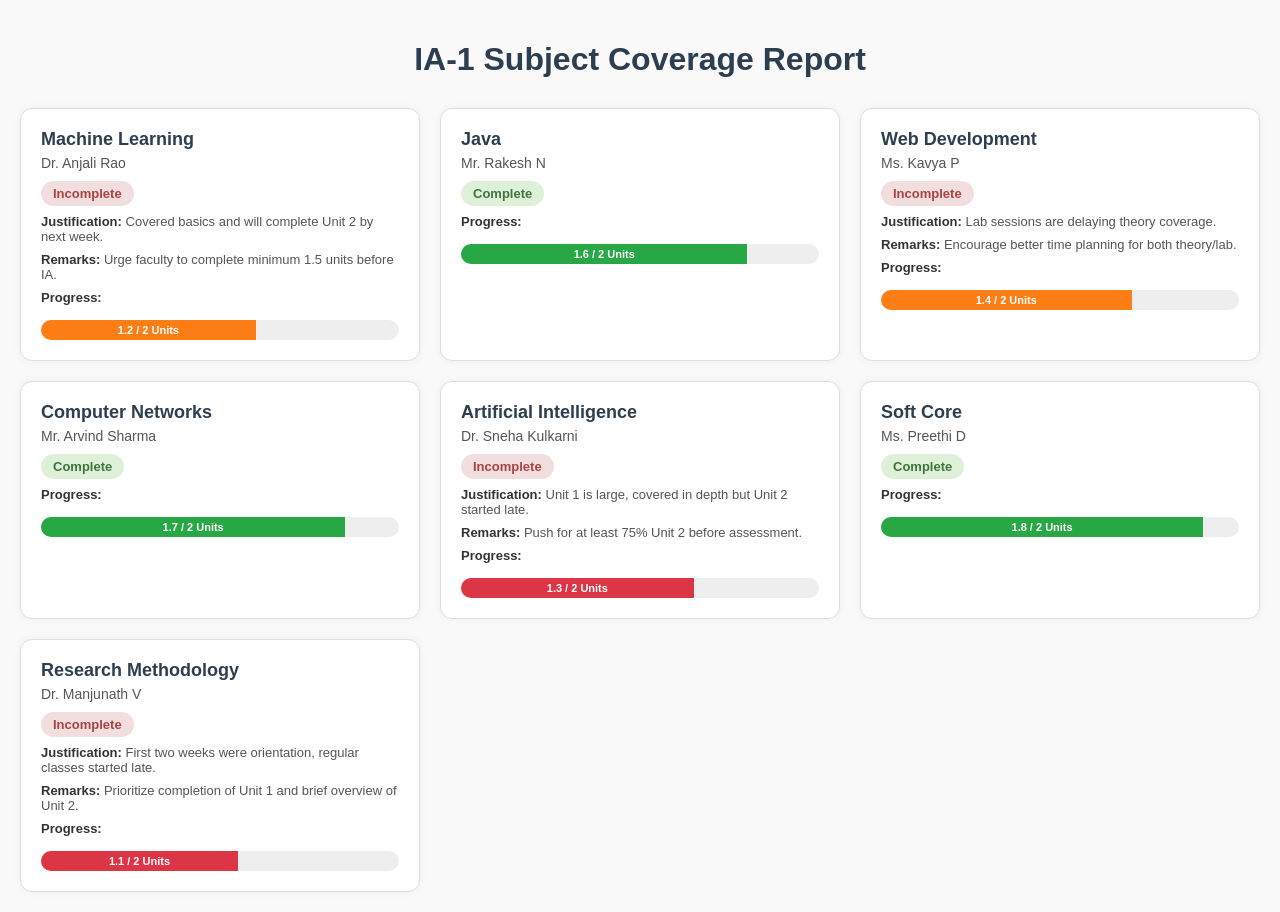
<file: index.html>
<!DOCTYPE html>
<html lang="en">
<head>
  <meta charset="UTF-8">
  <title>IA-1 Subject Coverage Report</title>
  <style>
    body {
      font-family: 'Segoe UI', sans-serif;
      background-color: #f9f9f9;
      margin: 0;
      padding: 20px;
    }

    h1 {
      text-align: center;
      margin-bottom: 30px;
      color: #2c3e50;
    }

    .grid {
      display: grid;
      grid-template-columns: repeat(auto-fit, minmax(350px, 1fr));
      gap: 20px;
      max-width: auto;
      margin: auto;
    }

    .card {
      background-color: white;
      border: 1px solid #ddd;
      border-radius: 12px;
      padding: 20px;
      box-shadow: 0 0 8px rgba(0,0,0,0.05);
      display: flex;
      flex-direction: column;
    }

    .subject-name {
      font-size: 18px;
      font-weight: bold;
      color: #2c3e50;
    }

    .teacher-name {
      font-size: 14px;
      color: #555;
      margin-top: 5px;
    }

    .status {
      margin-top: 10px;
      display: inline-block;
      padding: 5px 12px;
      border-radius: 20px;
      font-weight: bold;
      font-size: 13px;
      width: fit-content;
    }

    .complete {
      background-color: #dff0d8;
      color: #3c763d;
    }

    .incomplete {
      background-color: #f2dede;
      color: #a94442;
    }

    .justification, .remarks, .progress {
      margin-top: 8px;
      font-size: 13px;
      color: #555;
    }

    .label {
      font-weight: bold;
      color: #333;
    }


    .progress-container {
      background-color: #eee;
      border-radius: 20px;
      height: 20px;
      margin-top: 15px;
      overflow: hidden;
    }

    .progress-bar {
      height: 100%;
      text-align: center;
      line-height: 20px;
      color: white;
      font-size: 11px;
      font-weight: bold;
    }

    .green { background-color: #28a745; }
    .orange { background-color: #fd7e14; }
    .red { background-color: #dc3545; }
  </style>
</head>
<body>

  <h1>IA-1 Subject Coverage Report</h1>

  <div class="grid">

    <!-- Subject Cards -->
    <div class="card">
      <div class="subject-name">Machine Learning</div>
      <div class="teacher-name">Dr. Anjali Rao</div>
      <div class="status incomplete">Incomplete</div>
      <div class="justification"><span class="label">Justification:</span> Covered basics and will complete Unit 2 by next week.</div>
      <div class="remarks"><span class="label">Remarks:</span> Urge faculty to complete minimum 1.5 units before IA.</div>
      <div class="progress"><span class="label">Progress:</span></div>
      <div class="progress-container">
        <div class="progress-bar orange" style="width: 60%;">1.2 / 2 Units</div>
      </div>
    </div>

    <div class="card">
      <div class="subject-name">Java</div>
      <div class="teacher-name">Mr. Rakesh N</div>
      <div class="status complete">Complete</div>
      <div class="progress"><span class="label">Progress:</span></div>
      <div class="progress-container">
        <div class="progress-bar green" style="width: 80%;">1.6 / 2 Units</div>
      </div>
    </div>

    <div class="card">
      <div class="subject-name">Web Development</div>
      <div class="teacher-name">Ms. Kavya P</div>
      <div class="status incomplete">Incomplete</div>
      <div class="justification"><span class="label">Justification:</span> Lab sessions are delaying theory coverage.</div>
      <div class="remarks"><span class="label">Remarks:</span> Encourage better time planning for both theory/lab.</div>
      <div class="progress"><span class="label">Progress:</span></div>
      <div class="progress-container">
        <div class="progress-bar orange" style="width: 70%;">1.4 / 2 Units</div>
      </div>
    </div>

    <div class="card">
      <div class="subject-name">Computer Networks</div>
      <div class="teacher-name">Mr. Arvind Sharma</div>
      <div class="status complete">Complete</div>
      <div class="progress"><span class="label">Progress:</span></div>
      <div class="progress-container">
        <div class="progress-bar green" style="width: 85%;">1.7 / 2 Units</div>
      </div>
    </div>

    <div class="card">
      <div class="subject-name">Artificial Intelligence</div>
      <div class="teacher-name">Dr. Sneha Kulkarni</div>
      <div class="status incomplete">Incomplete</div>
      <div class="justification"><span class="label">Justification:</span> Unit 1 is large, covered in depth but Unit 2 started late.</div>
      <div class="remarks"><span class="label">Remarks:</span> Push for at least 75% Unit 2 before assessment.</div>
      <div class="progress"><span class="label">Progress:</span></div>
      <div class="progress-container">
        <div class="progress-bar red" style="width: 65%;">1.3 / 2 Units</div>
      </div>
    </div>

    <div class="card">
      <div class="subject-name">Soft Core</div>
      <div class="teacher-name">Ms. Preethi D</div>
      <div class="status complete">Complete</div>
      <div class="progress"><span class="label">Progress:</span></div>
      <div class="progress-container">
        <div class="progress-bar green" style="width: 90%;">1.8 / 2 Units</div>
      </div>
    </div>

    <div class="card">
      <div class="subject-name">Research Methodology</div>
      <div class="teacher-name">Dr. Manjunath V</div>
      <div class="status incomplete">Incomplete</div>
      <div class="justification"><span class="label">Justification:</span> First two weeks were orientation, regular classes started late.</div>
      <div class="remarks"><span class="label">Remarks:</span> Prioritize completion of Unit 1 and brief overview of Unit 2.</div>
      <div class="progress"><span class="label">Progress:</span></div>
      <div class="progress-container">
        <div class="progress-bar red" style="width: 55%;">1.1 / 2 Units</div>
      </div>
    </div>

  </div>

</body>
</html>
</file>
